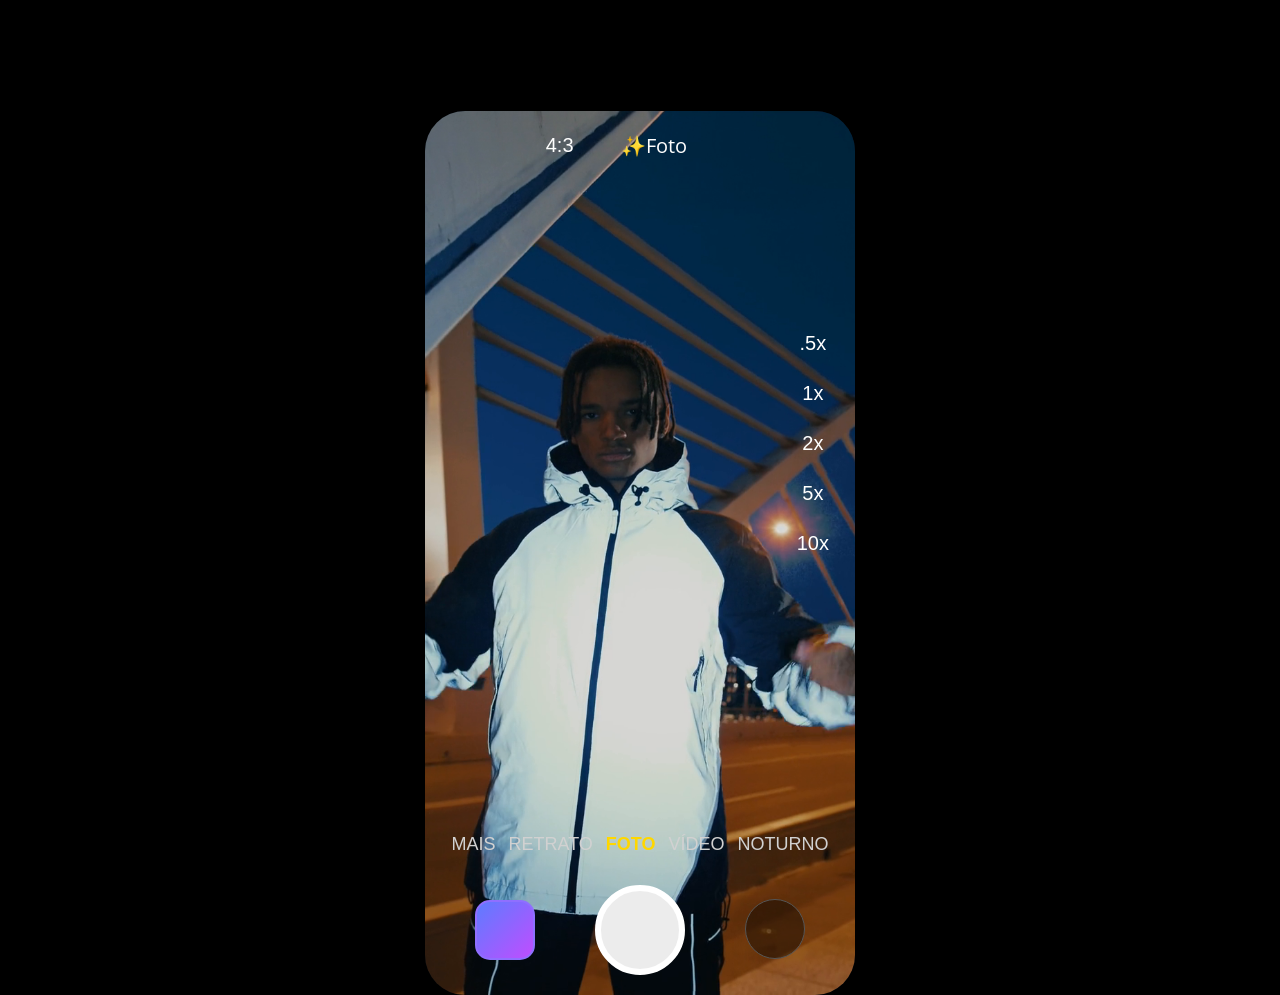
<file: index.html>
<!DOCTYPE html>
<html lang="pt-BR">
<head>
    <meta charset="UTF-8">
    <meta name="viewport" content="width=device-width, initial-scale=1.0">

    <!-- Basic Icons -->
<link href="https://cdn.boxicons.com/3.0.8/fonts/basic/boxicons.min.css" rel="stylesheet">
<!-- Filled Icons -->
<link href="https://cdn.boxicons.com/3.0.8/fonts/filled/boxicons-filled.min.css" rel="stylesheet">
<!-- Brand Icons -->
<link href="https://cdn.boxicons.com/3.0.8/fonts/brands/boxicons-brands.min.css" rel="stylesheet">
    <link rel="stylesheet" href="./css/flexbox.css">
    <link rel="stylesheet" href="./css/style.css">

    <title>Câmera</title>
</head>
<body>

<main class="camera">
<img src="./imagens/1_foto_extraida.png" alt="">
    <header class="topo">
       
        <button>
            <i class="bx bx-bolt-alt"></i>
        
        </button>
 
        <button>
            <i class='bx bx-stopwatch'></i>
        </button>

        <button class="texto">
            4:3
        </button>

        <button class="ativo">
            ✨Foto
        </button>

        <button>
            <i class="bx bx-grid-lines"></i>
        </button>

        <button>
            <i class='bx bx-rectangle'></i>
        </button>

        <a href="./configuracao.html">
            <button>
                <i class='bx bx-cog'></i>
            </button>
        </a>
    </header>

        
    <aside class="zoom">

        <button>.5x</button>

        <button> 1x</button>

        <button>2x</button>

        <button>5x</button>

        <button>10x</button>

    </aside>

        
    <section class="modos">

        <button>MAIS</button>

        <a href="./interações/retrato.html">
        <button>RETRATO</button>
</a>
      
        <button class="modo-ativo">FOTO</button>

<a href="./interações/video.html">
        <button>VÍDEO</button>
        </a>

        <a href="./interações/noturno.html">
        <button>NOTURNO</button>
    </a>
    </section>

    <footer class="rodape">
        <a href="./armazenamento.html">
        <button class="galeria">
            <i class='bx bx-image'></i>
        </button>
        </a>

        <button class="captura"></button>
        <a href="./status.html">
        <button class="config">
                <i class='bx bx-slider'></i>
        </button>
        </a>
            
    </footer>

    </main>

</body>
</html>
</file>
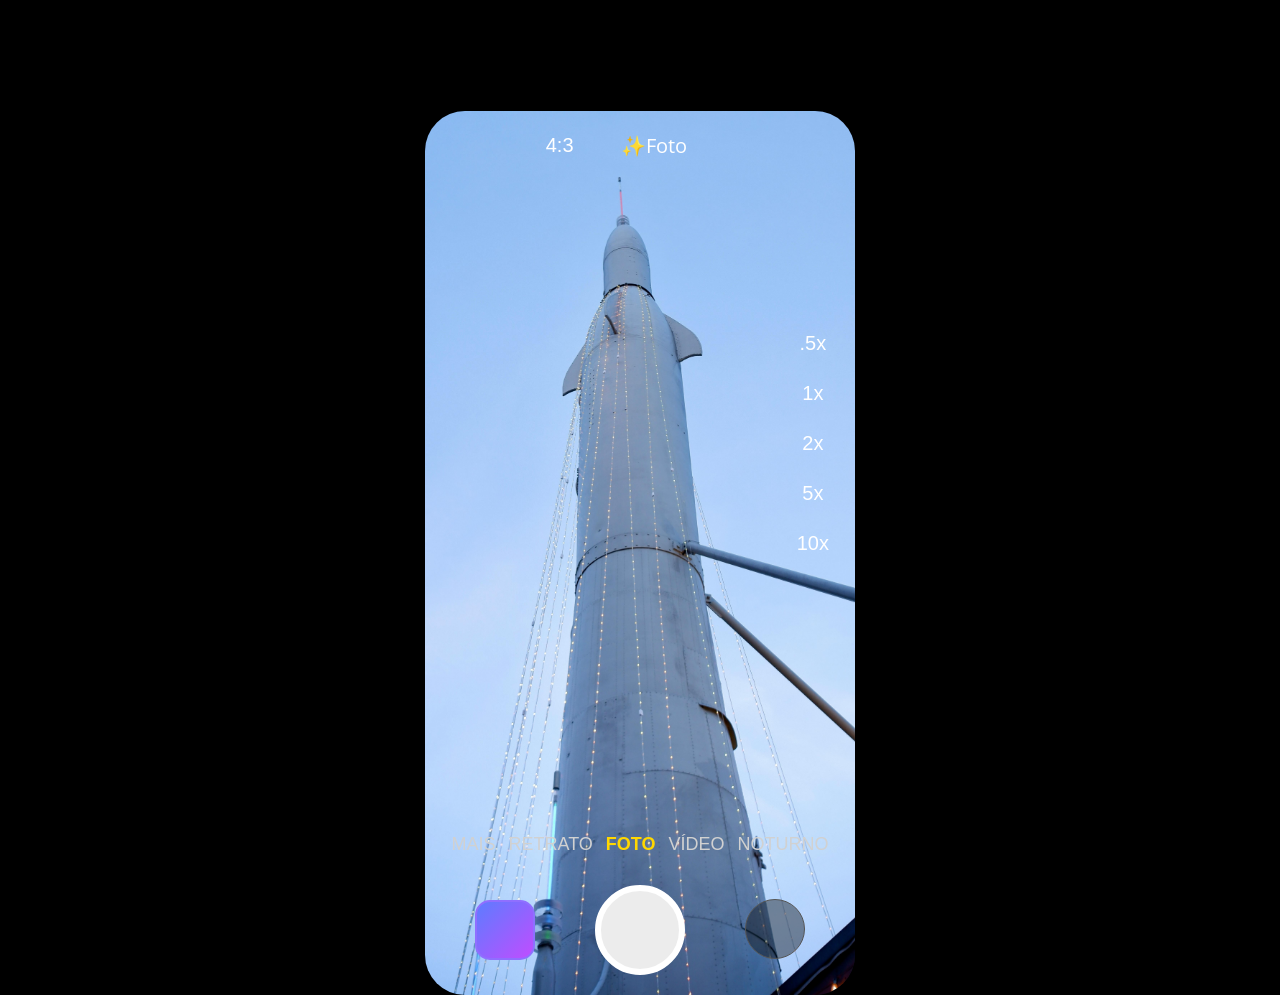
<file: Projeto/index.html>
<!DOCTYPE html>
<html lang="pt-BR">
<head>
    <meta charset="UTF-8">
    <meta name="viewport" content="width=device-width, initial-scale=1.0">

    <!-- Basic Icons -->
<link href="https://cdn.boxicons.com/3.0.8/fonts/basic/boxicons.min.css" rel="stylesheet">
<!-- Filled Icons -->
<link href="https://cdn.boxicons.com/3.0.8/fonts/filled/boxicons-filled.min.css" rel="stylesheet">
<!-- Brand Icons -->
<link href="https://cdn.boxicons.com/3.0.8/fonts/brands/boxicons-brands.min.css" rel="stylesheet">
    <link rel="stylesheet" href="./css/flexbox.css">
    <link rel="stylesheet" href="./css/style.css">

    <title>Câmera</title>
</head>
<body>

<main class="camera">
<img src="./imagens/pexels-ranevskaja-34644717.jpg" alt="">
    <header class="topo">
       
        <button>
            <i class="bx bx-bolt-alt"></i>
        
        </button>
 
        <button>
            <i class='bx bx-stopwatch'></i>
        </button>

        <button class="texto">
            4:3
        </button>

        <button class="ativo">
            ✨Foto
        </button>

        <button>
            <i class="bx bx-grid-lines"></i>
        </button>

        <button>
            <i class='bx bx-rectangle'></i>
        </button>

        <a href="./configuracao.html">
            <button>
                <i class='bx bx-cog'></i>
            </button>
        </a>
    </header>

        
    <aside class="zoom">

        <button>.5x</button>

        <button> 1x</button>

        <button>2x</button>

        <button>5x</button>

        <button>10x</button>

    </aside>

        
    <section class="modos">

        <button>MAIS</button>

        <a href="./interações/retrato.html">
        <button>RETRATO</button>
</a>
      
        <button class="modo-ativo">FOTO</button>

<a href="./interações/video.html">
        <button>VÍDEO</button>
        </a>

        <a href="./interações/noturno.html">
        <button>NOTURNO</button>
    </a>
    </section>

    <footer class="rodape">
        <a href="./armazenamento.html">
        <button class="galeria">
            <i class='bx bx-image'></i>
        </button>
        </a>

        <button class="captura"></button>
        <a href="./status.html">
        <button class="config">
                <i class='bx bx-slider'></i>
        </button>
        </a>
            
    </footer>

    </main>

</body>
</html>
</file>
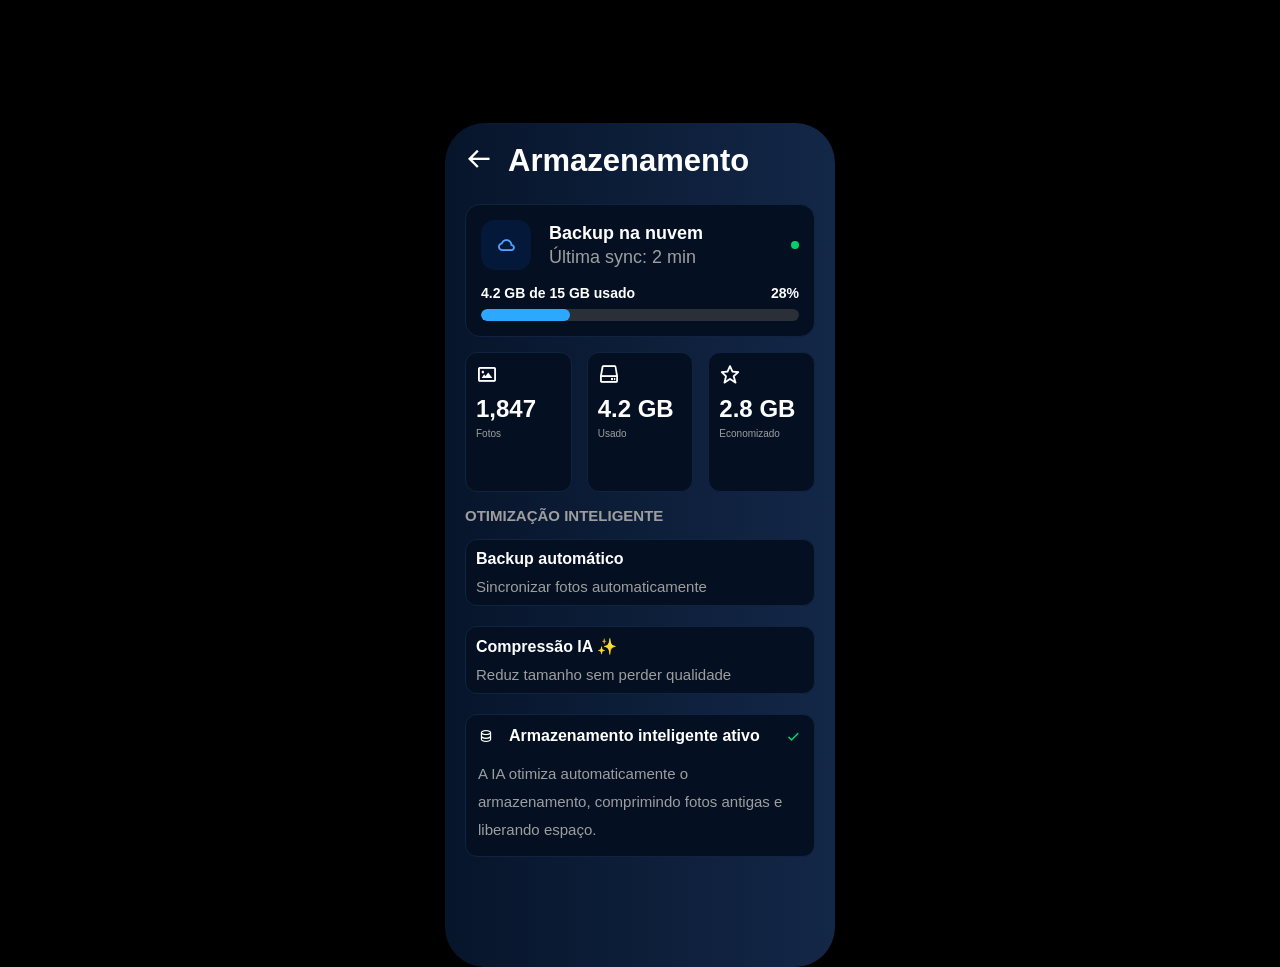
<file: armazenamento.html>
<!DOCTYPE html>
<html lang="pt-BR">
<head>
    <meta charset="UTF-8">
    <meta name="viewport" content="width=device-width, initial-scale=1.0">

    <link href="https://unpkg.com/boxicons@2.1.4/css/boxicons.min.css" rel="stylesheet">
     <link rel="stylesheet" href="./css/armazenamento.css">
     <link rel="stylesheet" href="./css/flexbox.css">

    <title>Armazenamento</title>
</head>

<body>

<main class="armazenamento">

    <header class="topo-armazenamento">

        <a href="./index.html">
            <button class="voltar">
                 <i class='bx bx-arrow-back'></i>
            </button>
        </a>

        <h1>Armazenamento</h1>

    </header>

    <section class="backup-card">

        <div class="backup-topo">
            <div class="icone-backup">
                <i class='bx bx-cloud'></i>
            </div>

            <div class="texto-backup">
                <h2>Backup na nuvem</h2>
                <p>Última sync: 2 min</p>
            </div>

            <div class="status-online"></div>

            </div>

            <div class="backup-info">

                <span>4.2 GB de 15 GB usado</span>
                <span>28%</span>

            </div>

            <div class="barra">
                <div class="progresso"></div>
            </div>

   </section>

    <section class="cards-info">

        <div class="info-card">
            <i class='bx bx-image'></i>
            <h2>1,847</h2>

            <p>Fotos</p>
        </div>

            <div class="info-card">

                <i class='bx bx-hdd'></i>

                <h2>4.2 GB</h2>

                <p>Usado</p>

            </div>

            <div class="info-card">

                <i class='bx bx-star'></i>

                <h2>2.8 GB</h2>

                <p>Economizado</p>

            </div>

    </section>

    <section class="otimizacao">

            <h2>OTIMIZAÇÃO INTELIGENTE</h2>

            <div class="switch-card">

                <div>
                    <h3>Backup automático</h3>
                    <p>Sincronizar fotos automaticamente</p>
                </div>

        
            </div>

            <div class="switch-card">

                <div>
                    <h3>Compressão IA ✨</h3>
                    <p>Reduz tamanho sem perder qualidade</p>
                </div>


            </div>

        </section>

        <section class="ativo-card">

            <div class="ativo-topo">

                <i class='bx bx-data'></i>

                <h2>Armazenamento inteligente ativo</h2>

                <i class='bx bx-check check'></i>

            </div>

            <p>
                A IA otimiza automaticamente o armazenamento,
                comprimindo fotos antigas e liberando espaço.
            </p>

        </section>

    </main>

</body>
</html>
</file>
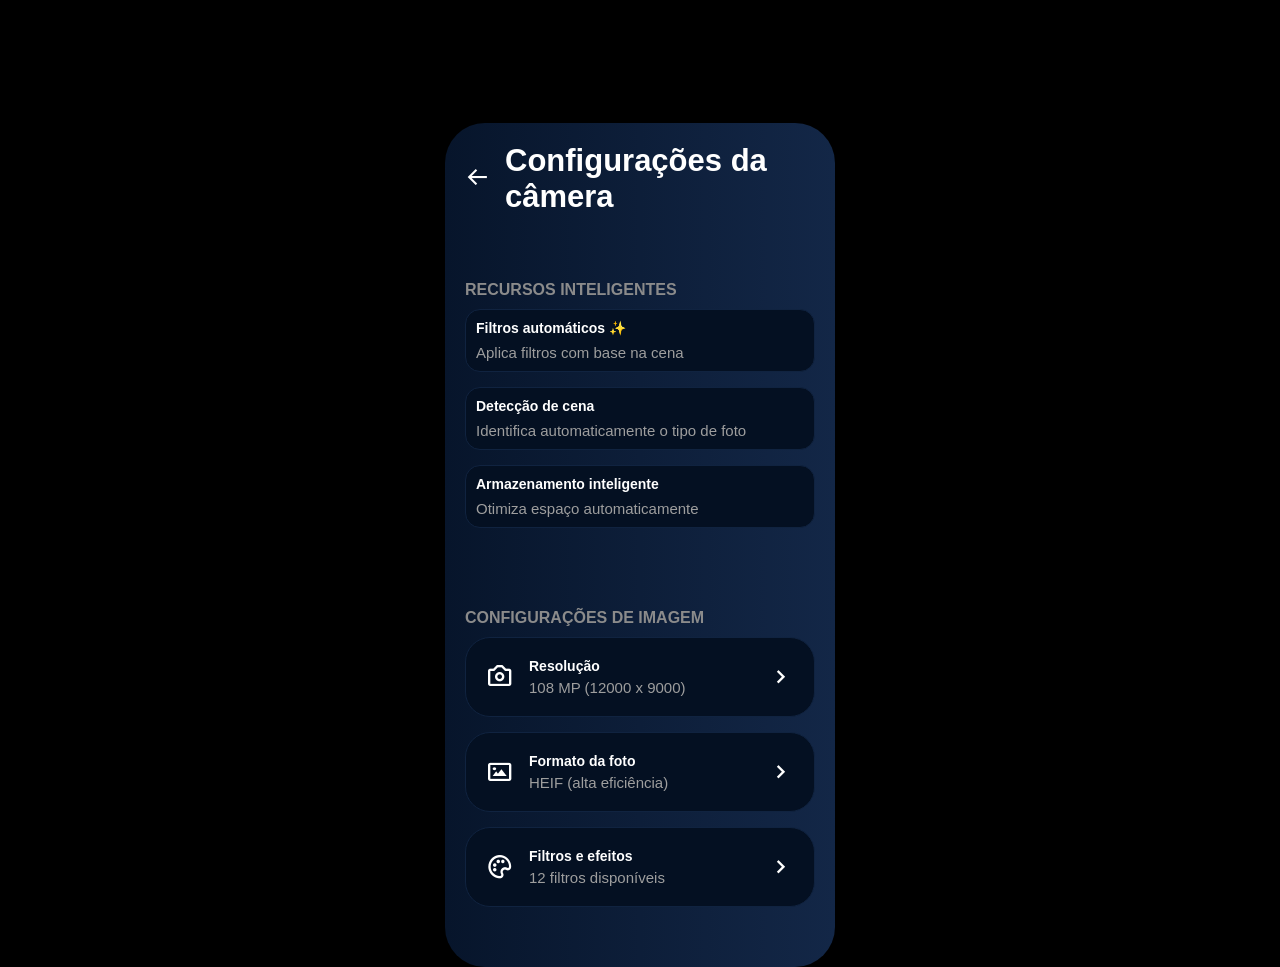
<file: configuracao.html>
<!DOCTYPE html>
<html lang="pt-BR">
<head>
    <meta charset="UTF-8">
    <meta name="viewport" content="width=device-width, initial-scale=1.0">

    <link href="https://unpkg.com/boxicons@2.1.4/css/boxicons.min.css" rel="stylesheet">

  <link rel="stylesheet" href="./css/configuracao.css">
  <link rel="stylesheet" href="./css/flexbox.css">

    <title>Configurações da Câmera</title>
</head>

<body>

<main class="camera">

    
    <header class="topo-config">
        <a href="./index.html">
        <button class="voltar">
                <i class='bx bx-arrow-back'></i>
        </button>
        </a>

            <h1>Configurações da câmera</h1>

    </header>


    <section class="secao">

        <h2>RECURSOS INTELIGENTES</h2>
        
        <div class="card">

            <div class="texto">
                <h3>Filtros automáticos ✨</h3>
                <p>Aplica filtros com base na cena</p>
            </div>
        </div>

        <div class="card">

            <div class="texto">
                <h3>Detecção de cena</h3>
                <p>Identifica automaticamente o tipo de foto</p>
            </div>
        </div>

        <div class="card">

            <div class="texto">
                <h3>Armazenamento inteligente</h3>
                <p>Otimiza espaço automaticamente</p>
            </div>

        </div>

    </section>

    
    <section class="secao">

        <h2>CONFIGURAÇÕES DE IMAGEM</h2>

        <div class="card-config">
            <div class="icone-texto">
                <i class='bx bx-camera'></i>

                <div>
                    <h3>Resolução</h3>
                    <p>108 MP (12000 x 9000)</p>
                </div>

            </div>

            <i class='bx bx-chevron-right'></i>

        </div>

        <div class="card-config">

            <div class="icone-texto">

                <i class='bx bx-image'></i>

                <div>
                    <h3>Formato da foto</h3>
                    <p>HEIF (alta eficiência)</p>
                </div>

            </div>

                <i class='bx bx-chevron-right'></i>
        </div>

        <div class="card-config">

            <div class="icone-texto">
                    <i class='bx bx-palette'></i>

                <div>
                    <h3>Filtros e efeitos</h3>
                    <p>12 filtros disponíveis</p>
                </div>

            </div>

                <i class='bx bx-chevron-right'></i>

        </div>

    </section>

</main>

</body>
</html>
</file>
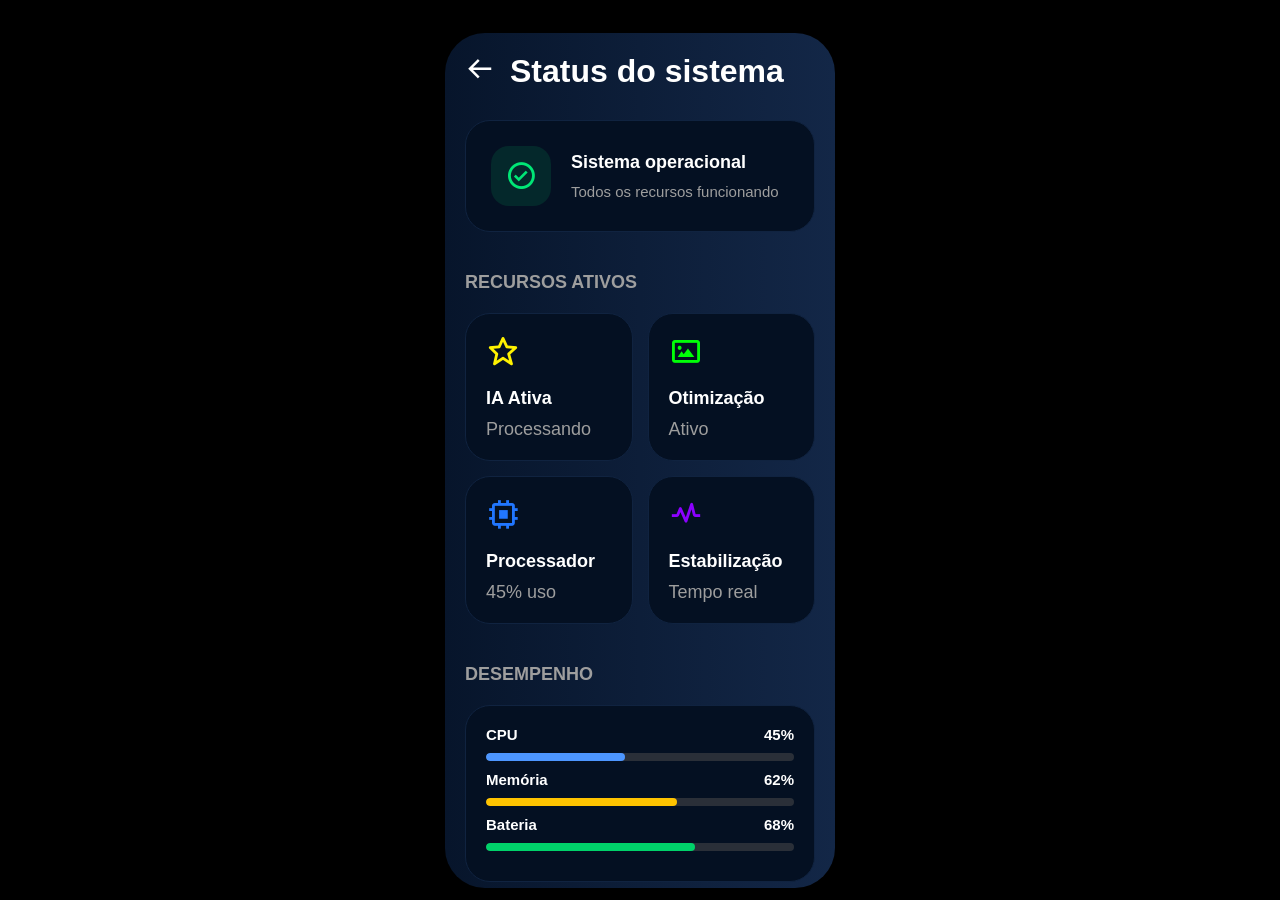
<file: status.html>
<!DOCTYPE html>
<html lang="pt-BR">
<head>
    <meta charset="UTF-8">
    <meta name="viewport" content="width=device-width, initial-scale=1.0">
    <link href="https://unpkg.com/boxicons@2.1.4/css/boxicons.min.css" rel="stylesheet">
    <link rel="stylesheet" href="./css/status.css">
    <link rel="stylesheet" href="./css/flexbox.css">
  

    <title>Status do Sistema</title>
</head>

<body>

    <main class="status">

        
        <header class="topo-status">
            <a href="./index.html">
            <button class="voltar">
                <i class='bx bx-arrow-back'></i>
            </button>
        </a>
            <h1>Status do sistema</h1>

        </header>

        <section class="sistema-card">

            <div class="icone-status">
                <i class='bx bx-check-circle'></i>
            </div>

            <div class="texto-status">
                <h2>Sistema operacional</h2>
                <p>Todos os recursos funcionando</p>
            </div>

        </section>

    
        <section class="recursos">

            <h2>RECURSOS ATIVOS</h2>

            <div class="grid-recursos">

                <div class="recurso-card">

                    <i class="bx bx-star" style="color:#fff200;"></i>

                    <h3>IA Ativa</h3>

                    <p>Processando</p>

                </div>

                <div class="recurso-card">

                    <i class="bx bx-image" style="color:#00ff07;"></i>

                    <h3>Otimização</h3>

                    <p>Ativo</p>

                </div>
                <div class="recurso-card">

                    <i class="bx bx-chip" style="color:#2176ff;"></i>

                    <h3>Processador</h3>

                    <p>45% uso</p>

                </div>

                <div class="recurso-card">

                    <i class="bx bx-pulse" style="color:#8c00ff;"></i>

                    <h3>Estabilização</h3>

                    <p>Tempo real</p>

                </div>

            </div>

        </section>

    
        <section class="desempenho">

            <h2>DESEMPENHO</h2>

            <div class="desempenho-card">


                <div class="barra-item">

                    <div class="barra-texto">
                        <span>CPU</span>
                        <span>45%</span>
                    </div>

                    <div class="barra">
                        <div class="progresso cpu"></div>
                    </div>

                </div>

    
                <div class="barra-item">

                    <div class="barra-texto">
                        <span>Memória</span>
                        <span>62%</span>
                    </div>

                    <div class="barra">
                        <div class="progresso memoria"></div>
                    </div>

                </div>

    
                <div class="barra-item">

                    <div class="barra-texto">
                        <span>Bateria</span>
                        <span>68%</span>
                    </div>

                    <div class="barra">
                        <div class="progresso bateria"></div>
                    </div>

                </div>

            </div>

        </section>

    </main>

</body>
</html>
</file>
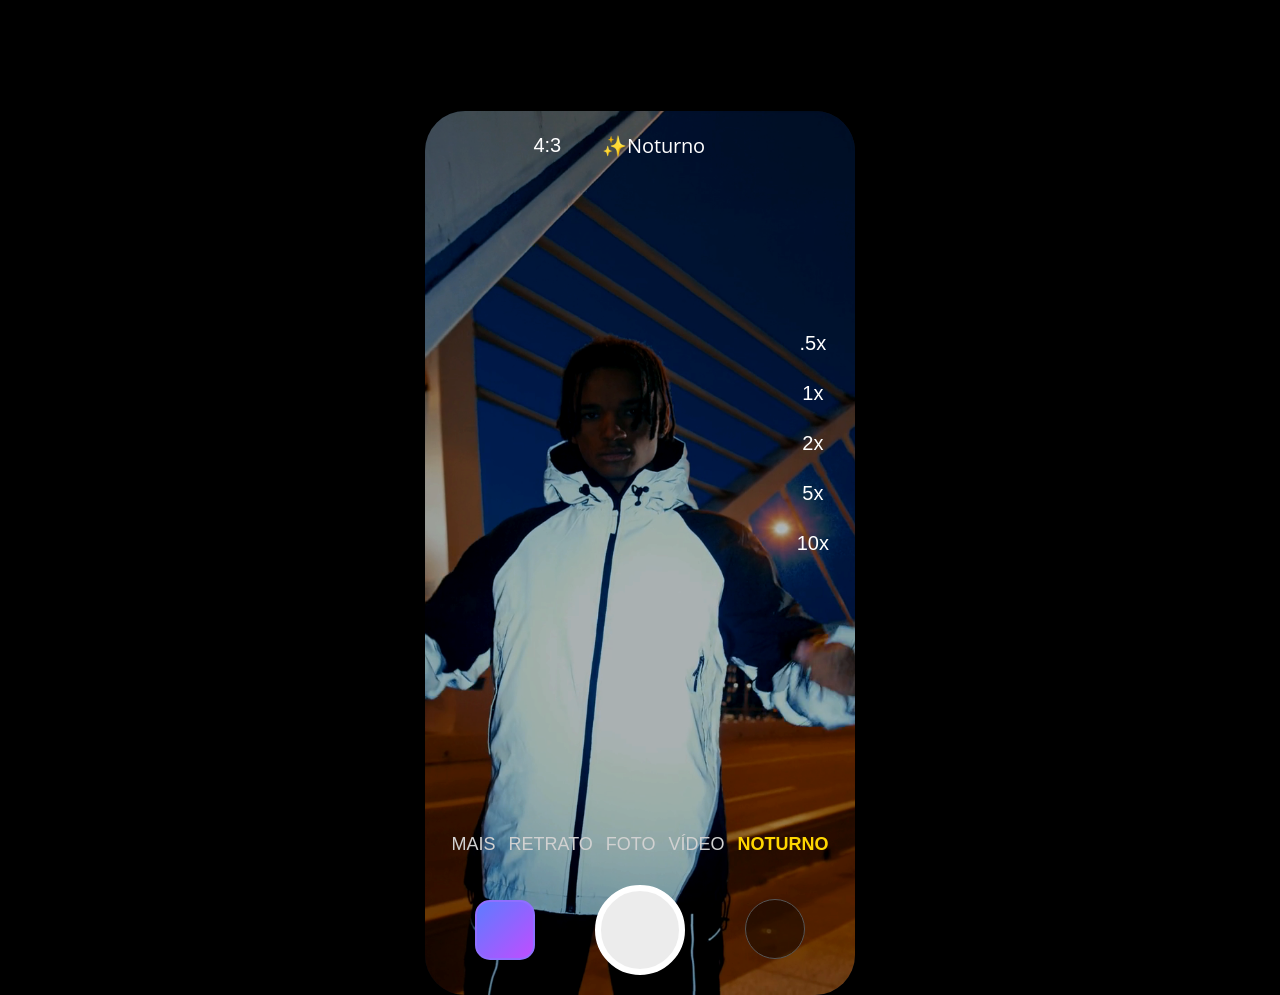
<file: interações/noturno.html>
<!DOCTYPE html>
<html lang="pt-BR">
<head>
    <meta charset="UTF-8">
    <meta name="viewport" content="width=device-width, initial-scale=1.0">

    <!-- Basic Icons -->
<link href="https://cdn.boxicons.com/3.0.8/fonts/basic/boxicons.min.css" rel="stylesheet">
<!-- Filled Icons -->
<link href="https://cdn.boxicons.com/3.0.8/fonts/filled/boxicons-filled.min.css" rel="stylesheet">
<!-- Brand Icons -->
<link href="https://cdn.boxicons.com/3.0.8/fonts/brands/boxicons-brands.min.css" rel="stylesheet">
    <link rel="stylesheet" href="../css/style.css">
    <link rel="stylesheet" href="../css/flexbox.css">

    <title>Câmera</title>
</head>
<body>

<main class="camera">
<img src="../imagens/3_modo_noturno.png" alt="">
    <header class="topo">
        
        <button>
            <i class="bx bx-bolt-alt"></i>
        
        </button>
   
        <button>
            <i class='bx bx-stopwatch'></i>
        </button>

        <button class="texto">
            4:3
        </button>

        <button class="ativo">
            ✨Noturno
        </button>

        <button>
            <i class="bx bx-grid-lines"></i>
        </button>

        <button>
            <i class='bx bx-rectangle'></i>
        </button>

        <a href="../configuracao.html">
            <button>
                <i class='bx bx-cog'></i>
            </button>
        </a>
    </header>

        
    <aside class="zoom">

        <button>.5x</button>

        <button> 1x</button>

        <button>2x</button>

        <button>5x</button>

        <button>10x</button>

    </aside>

        
    <section class="modos">

        <button>MAIS</button>

        <a href="./retrato.html">
        <button>RETRATO</button>
</a>
<a href="../index.html">
        <button>FOTO</button>
</a>

<a href="./video.html">
        <button>VÍDEO</button>
        </a>

        <button class="modo-ativo">NOTURNO</button>

    </section>

    <footer class="rodape">
        <a href="../armazenamento.html">
        <button class="galeria">
            <i class='bx bx-image'></i>
        </button>
        </a>

        <button class="captura"></button>

        <a href="../status.html">

        <button class="config">
                <i class='bx bx-slider'></i>
        </button>
        </a>
            
    </footer>

    </main>

</body>
</html>
</file>
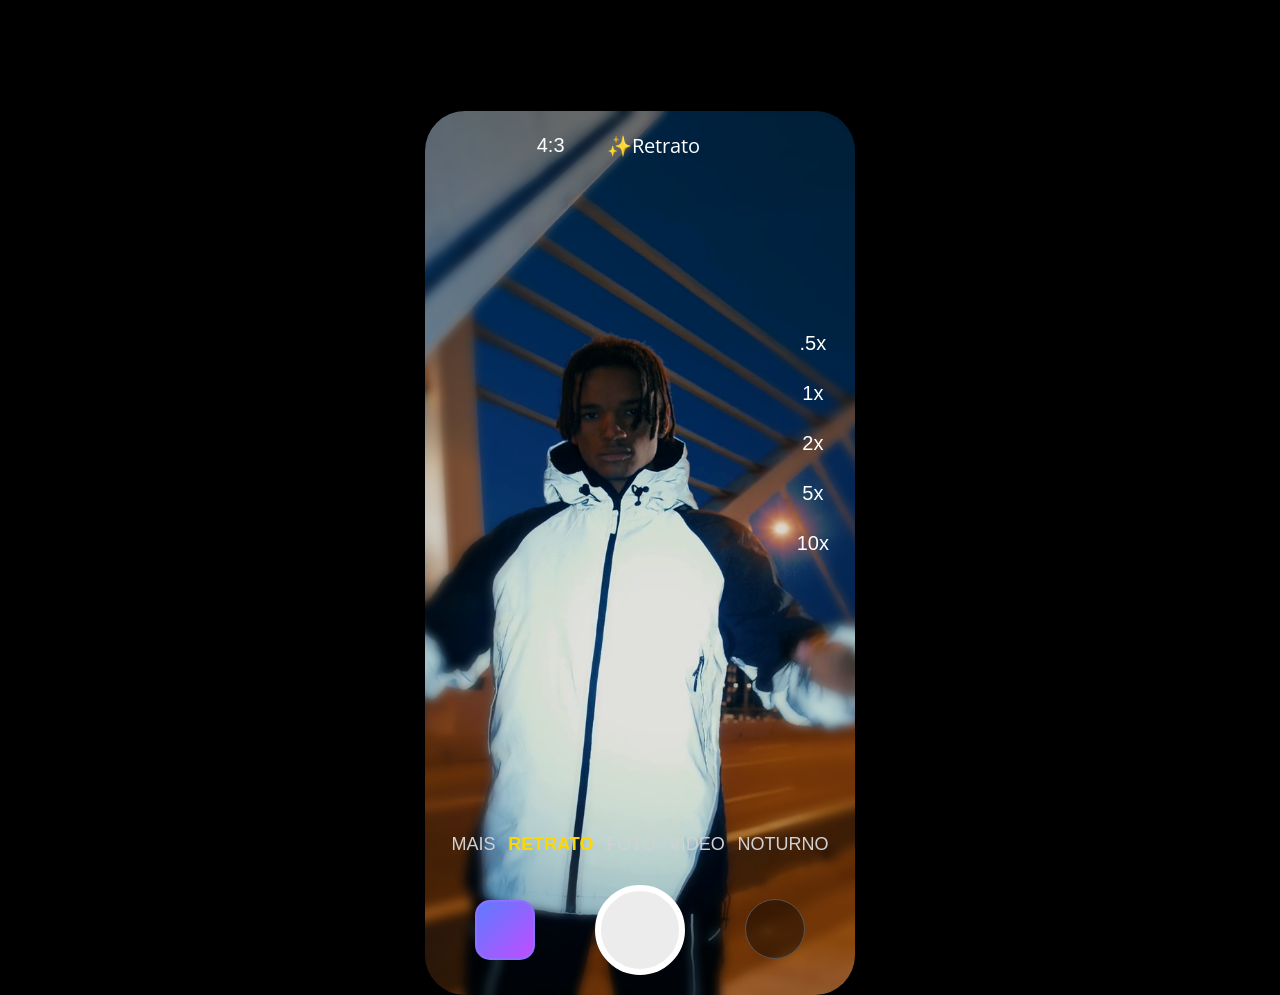
<file: interações/retrato.html>
<!DOCTYPE html>
<html lang="pt-BR">
<head>
    <meta charset="UTF-8">
    <meta name="viewport" content="width=device-width, initial-scale=1.0">

    <!-- Basic Icons -->
<link href="https://cdn.boxicons.com/3.0.8/fonts/basic/boxicons.min.css" rel="stylesheet">
<!-- Filled Icons -->
<link href="https://cdn.boxicons.com/3.0.8/fonts/filled/boxicons-filled.min.css" rel="stylesheet">
<!-- Brand Icons -->
<link href="https://cdn.boxicons.com/3.0.8/fonts/brands/boxicons-brands.min.css" rel="stylesheet">
    <link rel="stylesheet" href="../css/style.css">
    <link rel="stylesheet" href="../css/flexbox.css">

    <title>Câmera</title>
</head>
<body>

<main class="camera">
<img src="../imagens/2_modo_retrato.png" alt="">
    <header class="topo">
       
        <button>
            <i class="bx bx-bolt-alt"></i>
        
        </button>
        <button>
            <i class='bx bx-stopwatch'></i>
        </button>

        <button class="texto">
            4:3
        </button>

        <button class="ativo">
            ✨Retrato
        </button>

        <button>
            <i class="bx bx-grid-lines"></i>
        </button>

        <button>
            <i class='bx bx-rectangle'></i>
        </button>

        <a href="../configuracao.html">
            <button>
                <i class='bx bx-cog'></i>
            </button>
        </a>
    </header>

        
    <aside class="zoom">

        <button>.5x</button>

        <button> 1x</button>

        <button>2x</button>

        <button>5x</button>

        <button>10x</button>

    </aside>

        
    <section class="modos">

        <button>MAIS</button>

        <button class="modo-ativo">RETRATO</button>

<a href="../index.html">
        <button>FOTO</button>
</a>

<a href="./video.html">
        <button>VÍDEO</button>
        </a>

<a href="./noturno.html">
        <button>NOTURNO</button>
</a>
    </section>

    <footer class="rodape">
        <a href="../armazenamento.html">
        <button class="galeria">
            <i class='bx bx-image'></i>
        </button>
        </a>

        <button class="captura"></button>

        <a href="../status.html">

        <button class="config">
                <i class='bx bx-slider'></i>
        </button>
        </a>
            
    </footer>

    </main>

</body>
</html>
</file>
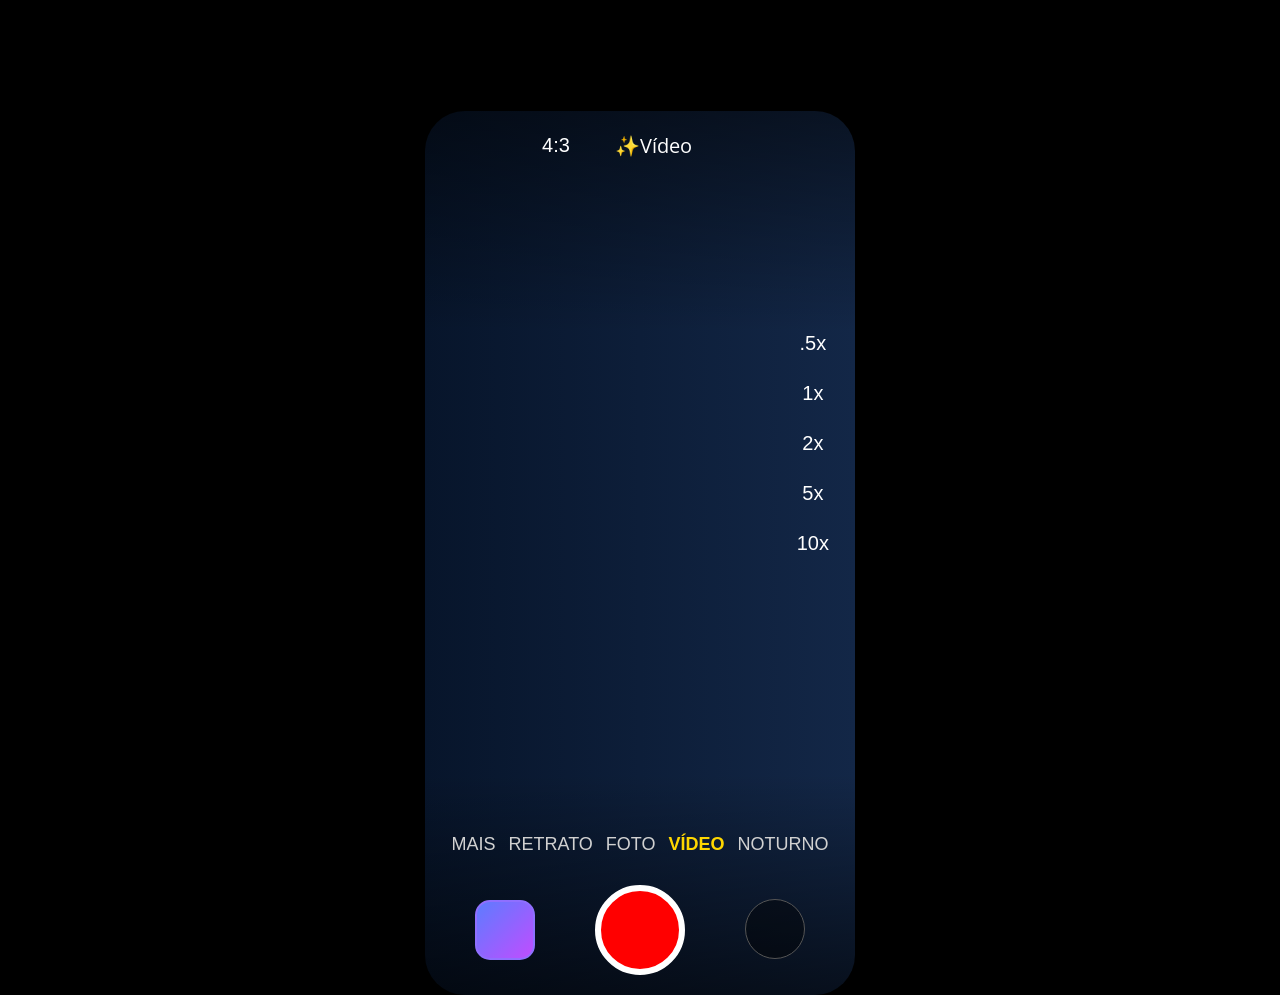
<file: interações/video.html>
<!DOCTYPE html>
<html lang="pt-BR">
<head>
    <meta charset="UTF-8">
    <meta name="viewport" content="width=device-width, initial-scale=1.0">

    <!-- Basic Icons -->
<link href="https://cdn.boxicons.com/3.0.8/fonts/basic/boxicons.min.css" rel="stylesheet">
<!-- Filled Icons -->
<link href="https://cdn.boxicons.com/3.0.8/fonts/filled/boxicons-filled.min.css" rel="stylesheet">
<!-- Brand Icons -->
<link href="https://cdn.boxicons.com/3.0.8/fonts/brands/boxicons-brands.min.css" rel="stylesheet">
    <link rel="stylesheet" href="../css/style.css">
    <link rel="stylesheet" href="../css/flexbox.css">

    <title>Câmera</title>
</head>
<body>

<main class="camera">
<video src="../imagens/4_video_original.mp4" autoplay loop muted></video>
    <header class="topo">
        
        <button>
            <i class="bx bx-bolt-alt"></i>
        
        </button>
   
        <button>
            <i class='bx bx-stopwatch'></i>
        </button>

        <button class="texto">
            4:3
        </button>

        <button class="ativo">
            ✨Vídeo
        </button>

        <button>
            <i class="bx bx-grid-lines"></i>
        </button>

        <button>
            <i class='bx bx-rectangle'></i>
        </button>

        <a href="../configuracao.html">
            <button>
                <i class='bx bx-cog'></i>
            </button>
        </a>
    </header>

        
    <aside class="zoom">

        <button>.5x</button>

        <button> 1x</button>

        <button>2x</button>

        <button>5x</button>

        <button>10x</button>

    </aside>

        
    <section class="modos">

        <button>MAIS</button>

        <a href="./retrato.html">
        <button>RETRATO</button>
    </a>

<a href="../index.html">
        <button>FOTO</button>
</a>
        <button  class="modo-ativo">VÍDEO</button>

        <a href="./noturno.html">
        <button>NOTURNO</button>
</a>
    </section>

    <footer class="rodape">
        <a href="../armazenamento.html">
        <button class="galeria">
            <i class='bx bx-image'></i>
        </button>
        </a>

        <button class="video" id="video-play"></button>

        <a href="../status.html">

        <button class="config">
                <i class='bx bx-slider'></i>
        </button>
        </a>
            
    </footer>

    </main>

</body>
</html>
</file>
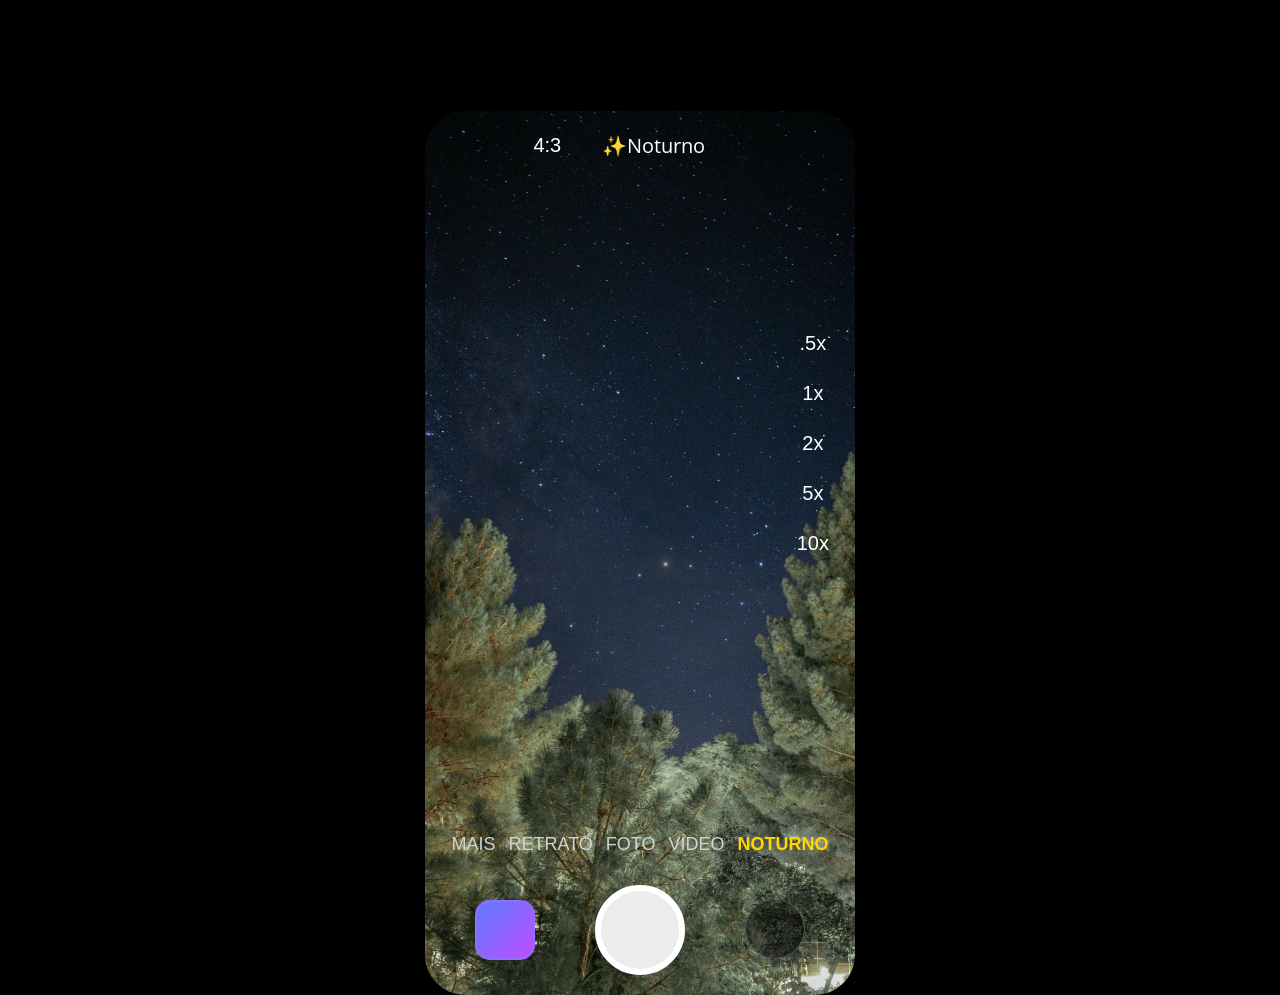
<file: Projeto/interações/noturno.html>
<!DOCTYPE html>
<html lang="pt-BR">
<head>
    <meta charset="UTF-8">
    <meta name="viewport" content="width=device-width, initial-scale=1.0">

    <!-- Basic Icons -->
<link href="https://cdn.boxicons.com/3.0.8/fonts/basic/boxicons.min.css" rel="stylesheet">
<!-- Filled Icons -->
<link href="https://cdn.boxicons.com/3.0.8/fonts/filled/boxicons-filled.min.css" rel="stylesheet">
<!-- Brand Icons -->
<link href="https://cdn.boxicons.com/3.0.8/fonts/brands/boxicons-brands.min.css" rel="stylesheet">
    <link rel="stylesheet" href="../css/style.css">
    <link rel="stylesheet" href="../css/flexbox.css">

    <title>Câmera</title>
</head>
<body>

<main class="camera">
<img src="../imagens/pexels-ogproductionz-17243084.jpg" alt="">
    <header class="topo">
        
        <button>
            <i class="bx bx-bolt-alt"></i>
        
        </button>
   
        <button>
            <i class='bx bx-stopwatch'></i>
        </button>

        <button class="texto">
            4:3
        </button>

        <button class="ativo">
            ✨Noturno
        </button>

        <button>
            <i class="bx bx-grid-lines"></i>
        </button>

        <button>
            <i class='bx bx-rectangle'></i>
        </button>

        <a href="../configuracao.html">
            <button>
                <i class='bx bx-cog'></i>
            </button>
        </a>
    </header>

        
    <aside class="zoom">

        <button>.5x</button>

        <button> 1x</button>

        <button>2x</button>

        <button>5x</button>

        <button>10x</button>

    </aside>

        
    <section class="modos">

        <button>MAIS</button>

        <a href="./retrato.html">
        <button>RETRATO</button>
</a>
<a href="../index.html">
        <button>FOTO</button>
</a>

<a href="./video.html">
        <button>VÍDEO</button>
        </a>

        <button class="modo-ativo">NOTURNO</button>

    </section>

    <footer class="rodape">
        <a href="../armazenamento.html">
        <button class="galeria">
            <i class='bx bx-image'></i>
        </button>
        </a>

        <button class="captura"></button>

        <a href="../status.html">

        <button class="config">
                <i class='bx bx-slider'></i>
        </button>
        </a>
            
    </footer>

    </main>

</body>
</html>
</file>
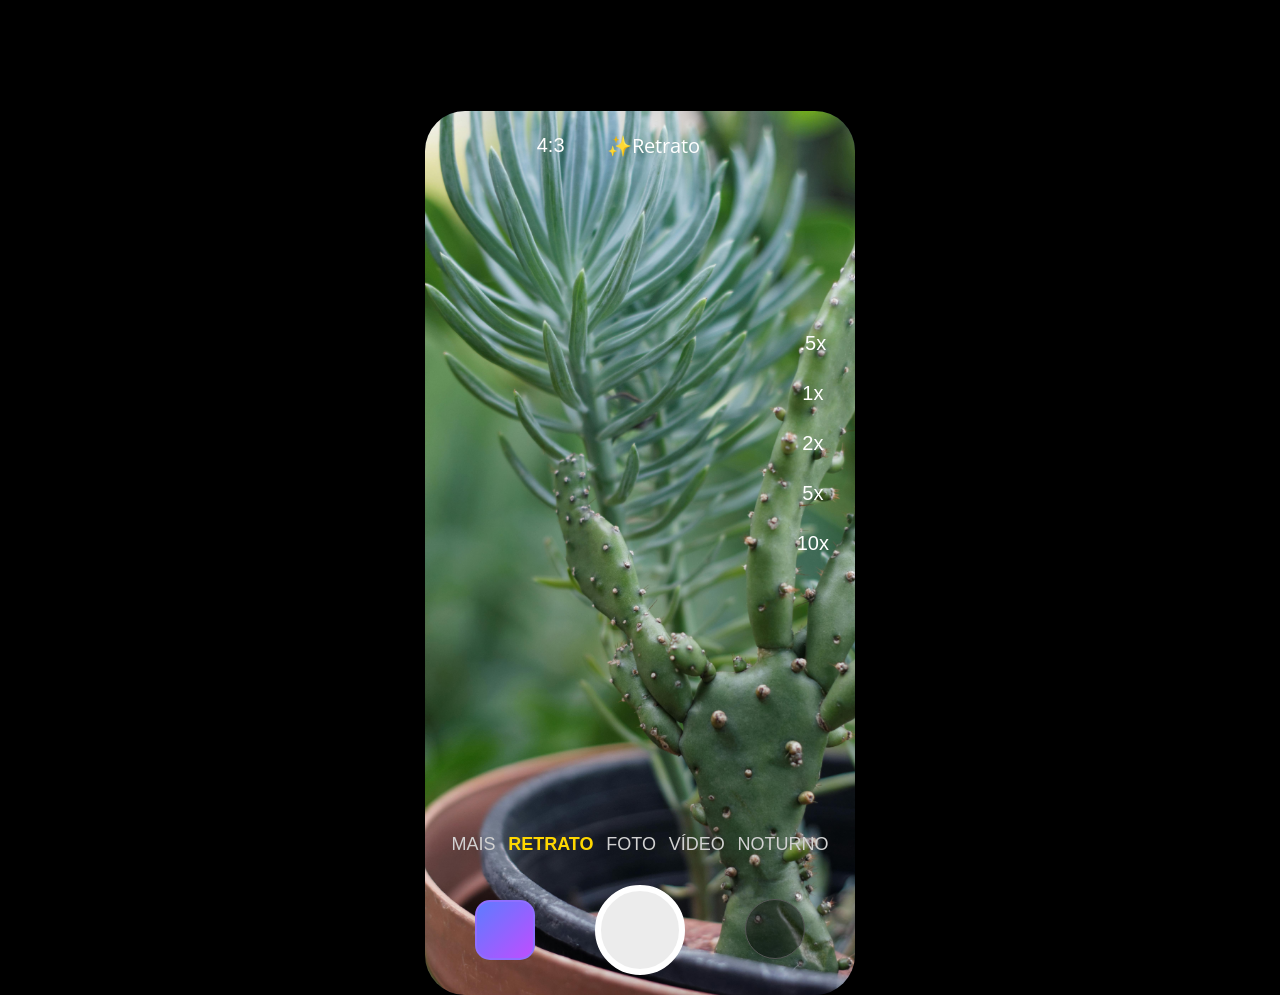
<file: Projeto/interações/retrato.html>
<!DOCTYPE html>
<html lang="pt-BR">
<head>
    <meta charset="UTF-8">
    <meta name="viewport" content="width=device-width, initial-scale=1.0">

    <!-- Basic Icons -->
<link href="https://cdn.boxicons.com/3.0.8/fonts/basic/boxicons.min.css" rel="stylesheet">
<!-- Filled Icons -->
<link href="https://cdn.boxicons.com/3.0.8/fonts/filled/boxicons-filled.min.css" rel="stylesheet">
<!-- Brand Icons -->
<link href="https://cdn.boxicons.com/3.0.8/fonts/brands/boxicons-brands.min.css" rel="stylesheet">
    <link rel="stylesheet" href="../css/style.css">
    <link rel="stylesheet" href="../css/flexbox.css">

    <title>Câmera</title>
</head>
<body>

<main class="camera">
<img src="../imagens/pexels-annariduplessis-11942061.jpg" alt="">
    <header class="topo">
       
        <button>
            <i class="bx bx-bolt-alt"></i>
        
        </button>
        <button>
            <i class='bx bx-stopwatch'></i>
        </button>

        <button class="texto">
            4:3
        </button>

        <button class="ativo">
            ✨Retrato
        </button>

        <button>
            <i class="bx bx-grid-lines"></i>
        </button>

        <button>
            <i class='bx bx-rectangle'></i>
        </button>

        <a href="../configuracao.html">
            <button>
                <i class='bx bx-cog'></i>
            </button>
        </a>
    </header>

        
    <aside class="zoom">

        <button>.5x</button>

        <button> 1x</button>

        <button>2x</button>

        <button>5x</button>

        <button>10x</button>

    </aside>

        
    <section class="modos">

        <button>MAIS</button>

        <button class="modo-ativo">RETRATO</button>

<a href="../index.html">
        <button>FOTO</button>
</a>

<a href="./video.html">
        <button>VÍDEO</button>
        </a>

<a href="./noturno.html">
        <button>NOTURNO</button>
</a>
    </section>

    <footer class="rodape">
        <a href="../armazenamento.html">
        <button class="galeria">
            <i class='bx bx-image'></i>
        </button>
        </a>

        <button class="captura"></button>

        <a href="../status.html">

        <button class="config">
                <i class='bx bx-slider'></i>
        </button>
        </a>
            
    </footer>

    </main>

</body>
</html>
</file>
<file: css/flexbox.css>
body{
    display: flex;
    justify-content: center;
    align-items: center;
}

.camera{
    display: flex;
    flex-direction: column;
    justify-content: space-between;
}


.topo{
    display: flex;
    justify-content: space-between;
    align-items: center;
}


.zoom{
    display: flex;
    flex-direction: column;
    align-items: center;

    gap: 25px;
}

.modos{
    display: flex;
    justify-content: space-around;
    align-items: center;
}

.rodape{
    display: flex;
    justify-content: space-around;
    align-items: center;
}
.topo-config{
    display: flex;
    align-items: center;

    gap: 15px;
}


.card{
    display: flex;
    justify-content: space-between;
    align-items: center;
}



.card-config{
    display: flex;
    justify-content: space-between;
    align-items: center;
}

.icone-texto{
    display: flex;
    align-items: center;

    gap: 15px;
}

.topo-status{
    display: flex;
    align-items: center;

    gap: 15px;
}


.sistema-card{
    display: flex;
    align-items: center;

    gap: 20px;
}

.icone-status{
    display: flex;
    justify-content: center;
    align-items: center;
}

/* GRID */

.grid-recursos{
    display: flex;
    flex-wrap: wrap;

    gap: 15px;

    margin-bottom: 40px;
}

.recurso-card{
    flex: 1 1 160px;
}

/* BARRAS */

.barra-texto{
    display: flex;
    justify-content: space-between;
    align-items: center;
}

.topo-armazenamento{
    display: flex;
    align-items: center;

    gap: 15px;
}


.backup-topo{
    display: flex;
    align-items: center;
    justify-content: space-between;

    gap: 18px;
}

.icone-backup{
    display: flex;
    justify-content: center;
    align-items: center;
}

.texto-backup{
    flex: 1;
}

.backup-info{
    display: flex;
    justify-content: space-between;
}


.cards-info{
    display: flex;
    gap: 15px;
}

.info-card{
    flex: 1;
}

.switch-card{
    display: flex;
    justify-content: space-between;
    align-items: center;
}

.ativo-topo{
    display: flex;
    align-items: center;
    gap: 15px;
}

.check{
    margin-left: auto;
}
</file>
<file: css/style.css>
@import url('https://fonts.googleapis.com/css2?family=Open+Sans:ital,wght@0,300..800;1,300..800&display=swap');


body{
    height: 100vh;
    background-color: black;
}


.camera{
    width: 390px;
    height: 844px;
    background: linear-gradient(to right, #07152b, #132747);
    border-radius: 40px;
    position: relative;
    padding: 20px;
    margin-top: 190px;
    object-fit: cover;
}
.camera img, video{
    width: 100%;
    height: 100%;

    object-fit: cover;

    position: absolute;
    top: 0;
    left: 0;
    border-radius: 40px;
    z-index: 1;
}

.topo,
.zoom,
.modos,
.rodape{
    position: relative;
    z-index: 2;
}

button{
    background: transparent;
    border: none;
    color: white;

    font-size: 16px;
}

.camera::before{
    content: "";

    position: absolute;
    inset: 0;

    background: linear-gradient(
        to bottom,
        rgba(0,0,0,0.5),
        transparent 25%,
        transparent 75%,
        rgba(0,0,0,0.6)
    );

    z-index: 1;
}

.topo button{
    background: transparent;
    border: none;
    color: white;
    font-size: 20px;
    cursor: pointer;
}

.texto-btn{
    background-color: black !important;
    padding: 6px 14px;
    border-radius: 20px;
    font-size: 14px !important;
}

.zoom{
    position: absolute;
    right: 20px;
    top: 220px;
}

.zoom button{
    background: transparent;
    border: none;
    color: white;
    font-size: 20px;
    cursor: pointer;
}

.modos{
    margin-top: 165%;
}

.modos button{
    background: transparent;
    border: none;
    color: #d1d1d1;
    font-size: 18px;
    cursor: pointer;
}

.modo-ativo{
    color: gold !important;
    position: relative;
    font-weight: bold;
}

.galeria{
    width: 60px;
    height: 60px;
    border-radius: 15px;
    border: 2px solid #8f6fff;
    background: linear-gradient(135deg, #5d7cff, #c04dff);
    color: white;
    font-size: 28px;
    cursor: pointer;
}

.captura{
    width: 90px;
    height: 90px;
    border-radius: 50%;
    border: 6px solid white;
    background-color: #ececec;
    cursor: pointer;
}

.video {
    width: 90px;
    height: 90px;
    border-radius: 50%;
    border: 6px solid white;
    background-color: red;
    cursor: pointer;
}

.config{
    width: 60px;
    height: 60px;
    border-radius: 50%;
    border: 1px solid #555;
    background-color: rgba(0,0,0,0.4);
    color: white;
    font-size: 28px;
    cursor: pointer;
}

.ativo{
    font-family:'Open Sans';
    
}
</file>
<file: Projeto/css/flexbox.css>
body{
    display: flex;
    justify-content: center;
    align-items: center;
}

.camera{
    display: flex;
    flex-direction: column;
    justify-content: space-between;
}


.topo{
    display: flex;
    justify-content: space-between;
    align-items: center;
}


.zoom{
    display: flex;
    flex-direction: column;
    align-items: center;

    gap: 25px;
}

.modos{
    display: flex;
    justify-content: space-around;
    align-items: center;
}

.rodape{
    display: flex;
    justify-content: space-around;
    align-items: center;
}
.topo-config{
    display: flex;
    align-items: center;

    gap: 15px;
}


.card{
    display: flex;
    justify-content: space-between;
    align-items: center;
}



.card-config{
    display: flex;
    justify-content: space-between;
    align-items: center;
}

.icone-texto{
    display: flex;
    align-items: center;

    gap: 15px;
}

.topo-status{
    display: flex;
    align-items: center;

    gap: 15px;
}


.sistema-card{
    display: flex;
    align-items: center;

    gap: 20px;
}

.icone-status{
    display: flex;
    justify-content: center;
    align-items: center;
}

/* GRID */

.grid-recursos{
    display: flex;
    flex-wrap: wrap;

    gap: 15px;

    margin-bottom: 40px;
}

.recurso-card{
    flex: 1 1 160px;
}

/* BARRAS */

.barra-texto{
    display: flex;
    justify-content: space-between;
    align-items: center;
}

.topo-armazenamento{
    display: flex;
    align-items: center;

    gap: 15px;
}


.backup-topo{
    display: flex;
    align-items: center;
    justify-content: space-between;

    gap: 18px;
}

.icone-backup{
    display: flex;
    justify-content: center;
    align-items: center;
}

.texto-backup{
    flex: 1;
}

.backup-info{
    display: flex;
    justify-content: space-between;
}


.cards-info{
    display: flex;
    gap: 15px;
}

.info-card{
    flex: 1;
}

.switch-card{
    display: flex;
    justify-content: space-between;
    align-items: center;
}

.ativo-topo{
    display: flex;
    align-items: center;
    gap: 15px;
}

.check{
    margin-left: auto;
}
</file>
<file: Projeto/css/style.css>
@import url('https://fonts.googleapis.com/css2?family=Open+Sans:ital,wght@0,300..800;1,300..800&display=swap');


body{
    height: 100vh;
    background-color: black;
}


.camera{
    width: 390px;
    height: 844px;
    background: linear-gradient(to right, #07152b, #132747);
    border-radius: 40px;
    position: relative;
    padding: 20px;
    margin-top: 190px;
    object-fit: cover;
}
.camera img, video{
    width: 100%;
    height: 100%;

    object-fit: cover;

    position: absolute;
    top: 0;
    left: 0;
    border-radius: 40px;
    z-index: 1;
}

.topo,
.zoom,
.modos,
.rodape{
    position: relative;
    z-index: 2;
}

button{
    background: transparent;
    border: none;
    color: white;

    font-size: 16px;
}

.camera::before{
    content: "";

    position: absolute;
    inset: 0;

    background: linear-gradient(
        to bottom,
        rgba(0,0,0,0.5),
        transparent 25%,
        transparent 75%,
        rgba(0,0,0,0.6)
    );

    z-index: 1;
}

.topo button{
    background: transparent;
    border: none;
    color: white;
    font-size: 20px;
    cursor: pointer;
}

.texto-btn{
    background-color: black !important;
    padding: 6px 14px;
    border-radius: 20px;
    font-size: 14px !important;
}

.zoom{
    position: absolute;
    right: 20px;
    top: 220px;
}

.zoom button{
    background: transparent;
    border: none;
    color: white;
    font-size: 20px;
    cursor: pointer;
}

.modos{
    margin-top: 165%;
}

.modos button{
    background: transparent;
    border: none;
    color: #d1d1d1;
    font-size: 18px;
    cursor: pointer;
}

.modo-ativo{
    color: gold !important;
    position: relative;
    font-weight: bold;
}

.galeria{
    width: 60px;
    height: 60px;
    border-radius: 15px;
    border: 2px solid #8f6fff;
    background: linear-gradient(135deg, #5d7cff, #c04dff);
    color: white;
    font-size: 28px;
    cursor: pointer;
}

.captura{
    width: 90px;
    height: 90px;
    border-radius: 50%;
    border: 6px solid white;
    background-color: #ececec;
    cursor: pointer;
}

.video {
    width: 90px;
    height: 90px;
    border-radius: 50%;
    border: 6px solid white;
    background-color: red;
    cursor: pointer;
}

.config{
    width: 60px;
    height: 60px;
    border-radius: 50%;
    border: 1px solid #555;
    background-color: rgba(0,0,0,0.4);
    color: white;
    font-size: 28px;
    cursor: pointer;
}

.ativo{
    font-family:'Open Sans';
    
}
</file>
<file: css/armazenamento.css>
*{
    margin: 0;
    padding: 0;
    box-sizing: border-box;
    font-family: Arial, Helvetica, sans-serif;
}

body{
    height: 100vh;
    background-color: black;
    color: white;
  
}

.armazenamento{
    width: 390px;
    height: 844px;
    background: linear-gradient(to right, #07152b, #132747);
    border-radius: 40px;
    position: relative;
    padding: 20px;
    margin-top: 190px;
  
}

.topo-armazenamento{
    margin-bottom: 15px;
}

.voltar{
    background: transparent;
    border: none;
    color: white;
    font-size: 28px;
    cursor: pointer;
}

.topo-armazenamento h1{
    font-size: 31px;
}

.backup-card{
    background: #041022;
    border: 1px solid #102340;
    border-radius: 15px;
    padding: 15px;
    margin-top: 25px;

}

.icone-backup{
    width: 50px;
    height: 50px;
    border-radius: 14px;
    background: rgba(0,100,255,0.1);
    color: #4da3ff;
    font-size: 20px;
}

.texto-backup h2{
    font-size: 18px;
    margin-bottom: 3px;
}

.texto-backup p{
    color: #9e9e9e;
    font-size: 18px;
}

.status-online{
    width: 8px;
    height: 8px;
    border-radius: 50%;
    background: #00d26a;
}


.backup-info{
    margin-top: 15px;
    margin-bottom: 8px;
    font-size: 14px;
    font-weight: bold;
}

.barra{
    width: 100%;
    height: 12px;
    background: #2a2f38;
    border-radius: 20px;
    overflow: hidden;
}

.progresso{
    width: 28%;
    height: 100%;
    background: #2da8ff;
    border-radius: 20px;
}


.cards-info{
    margin-top: 15px;
}

.info-card{
    background: #041022;
    border: 1px solid #102340;
    border-radius: 12px;
    padding: 10px;
    min-height: 140px;
}

.info-card i{
    font-size: 22px;
    margin-bottom: 10px;
}

.info-card h2{
    font-size: 24px;
    margin-bottom: 5px;
}

.info-card p{
    color: #9e9e9e;
    font-size: 10px;
}



.otimizacao h2{
    color: #9e9e9e;
    font-size: 15px;
    margin-bottom: 15px;
    margin-top: 15px;
}

.switch-card{
    background: #041022;
    border: 1px solid #102340;
    border-radius: 12px;
    padding: 10px;
    margin-bottom: 20px;
}

.switch-card h3{
    font-size: 16px;
    margin-bottom: 10px;
}

.switch-card p{
    color: #9e9e9e;
    font-size: 15px;
}

.switch{
    position: relative;
    width: 50px;
    height: 24px;
}

.switch input{
    display: none;
}

.slider{
    position: absolute;
    background: #2f6fff;
    border-radius: 24px;
}

.slider::before{
    position: absolute;
    width: 26px;
    height: 26px;
    right: 4px;
    top: 4px;
    border-radius: 50%;
    background: white;
}


.ativo-card{
    background: #041022;
    border: 1px solid #102340;
    border-radius: 12px;
    padding: 12px;
}

.ativo-topo h2{
    font-size: 16px;
}

.check{
    color: #00d26a;
    font-size: 18px;
}

.ativo-card p{
    margin-top: 15px;
    color: #9e9e9e;
    font-size: 15px;
    line-height: 28px;
}
</file>
<file: css/configuracao.css>
*{
    margin: 0;
    padding: 0;
    box-sizing: border-box;
    font-family: Arial, Helvetica, sans-serif;
}

body{
    height: 100vh;
    background-color: black;
    color: white;
}


.camera{
    width: 390px;
    height: 844px;
    background: linear-gradient(to right, #07152b, #132747);
    border-radius: 40px;
    position: relative;
    padding: 20px;
    margin-top: 190px;
}

.topo-config{
    margin-bottom: 25px;
}

.voltar{
    background: transparent;
    border: none;
    color: white;
    font-size: 25px;
    cursor: pointer;
}

.topo-config h1{
    font-size: 31px;
}

.secao{
    margin-bottom: 25px;
}

.secao h2{
    color: #8b8b8b;
    font-size: 16px;
    margin-bottom: 10px;
}


.card{
    background: #041022;
    border: 1px solid #102340;
    border-radius: 15px;
    padding: 10px;
    margin-bottom: 15px;
}

.card h3{
    font-size: 14px;
    margin-bottom: 8px;
}

.card p{
    color: #9e9e9e;
    font-size: 15px;
}
.switch{
    position: relative;
    width: 60px;
    height: 34px;
}

.switch input{
    display: none;
}

.slider{
    position: absolute;
    inset: 0;
    background-color: #2f6fff;
    border-radius: 34px;
    cursor: pointer;
}

.card-config{
    background: #041022;
    border: 1px solid #102340;
    border-radius: 25px;
    padding: 20px;
    margin-bottom: 15px;
}

.card-config i{
    font-size: 28px;
}

.card-config h3{
    font-size: 14px;
    margin-bottom: 5px;
}

.card-config p{
    color: #9e9e9e;
    font-size: 15px;
}
</file>
<file: css/status.css>
*{
    margin: 0;
    padding: 0;
    box-sizing: border-box;
    font-family: Arial, Helvetica, sans-serif;
}

body{
    background-color: black;
    color: white;
min-height: 100vh;
}

.status{
    width: 390px;
    height: 855px;
    background: linear-gradient(to right, #07152b, #132747);
    border-radius: 40px;
    position: relative;
    padding: 20px;
    margin-top: 20px;
    
    
}


.topo-status{
    margin-bottom: 30px;

}

.voltar{
    background: transparent;
    border: none;
    color: white;
    font-size: 30px;
    cursor: pointer;
}

.topo-status h1{
    font-size: 32px;
}



.sistema-card{
    background: #041022;
    border: 1px solid #102340;
    border-radius: 25px;
    padding: 25px;
    margin-bottom: 40px;
}

.icone-status{
    width: 60px;
    height: 60px;
    border-radius: 18px;
    background-color: rgba(0,255,120,0.1);
    color: #00e676;
    font-size: 32px;
}

.texto-status h2{
    font-size: 18px;
    margin-bottom: 10px;
}

.texto-status p{
    color: #9e9e9e;
    font-size: 15px;
}

.recursos h2,
.desempenho h2{
    color: #9e9e9e;
    font-size: 18px;
    margin-bottom: 20px;
}

.recurso-card{
    background: #041022;
    border: 1px solid #102340;
    border-radius: 25px;
    padding: 20px;
    min-height: 130px;
}

.recurso-card i{
    font-size: 34px;

    margin-bottom: 20px;
}

.recurso-card h3{
    font-size: 18px;
    margin-bottom: 10px;
}

.recurso-card p{
    color: #9e9e9e;
    font-size: 18px;
}



.desempenho-card{
    background: #041022;
    border: 1px solid #102340;
    border-radius: 25px;
    padding: 20px;
}

.barra-item{
    margin-bottom: 10px;
}

.barra-texto{
    display: flex;
    justify-content: space-between;
    align-items: center;
    margin-bottom: 10px;
    font-weight: bold;
    font-size: 15px;
}

.barra{
    width: 100%;
    height: 5px;
    background-color: #2a2f38;
    border-radius: 20px;
    overflow: hidden;
}

.progresso{
    height: 100%;

    border-radius: 20px;
}

.barra{
    width: 100%;
    height: 8px;
    background-color: #2a2f38;
    border-radius: 20px;
    overflow: hidden;
    position: relative;
}

.progresso{
    height: 100%;
    border-radius: 20px;
    position: relative;
    overflow: hidden;
}


.progresso::after{
    content: "";
    position: absolute;
    top: 0;
    left: -40%;
    width: 40%;
    height: 100%;

    background: linear-gradient(
        90deg,
        transparent,
        rgba(255,255,255,0.8),
        transparent
    );

    animation: moverBarra 2s linear infinite;
}

.cpu{
    width: 45%;
    background-color: #4d96ff;
}

.memoria{
    width: 62%;
    background-color: #ffc400;
}

.bateria{
    width: 68%;
    background-color: #00d26a;
}


@keyframes moverBarra{
    0%{
        left: -40%;
    }

    100%{
        left: 120%;
    }
}
</file>
